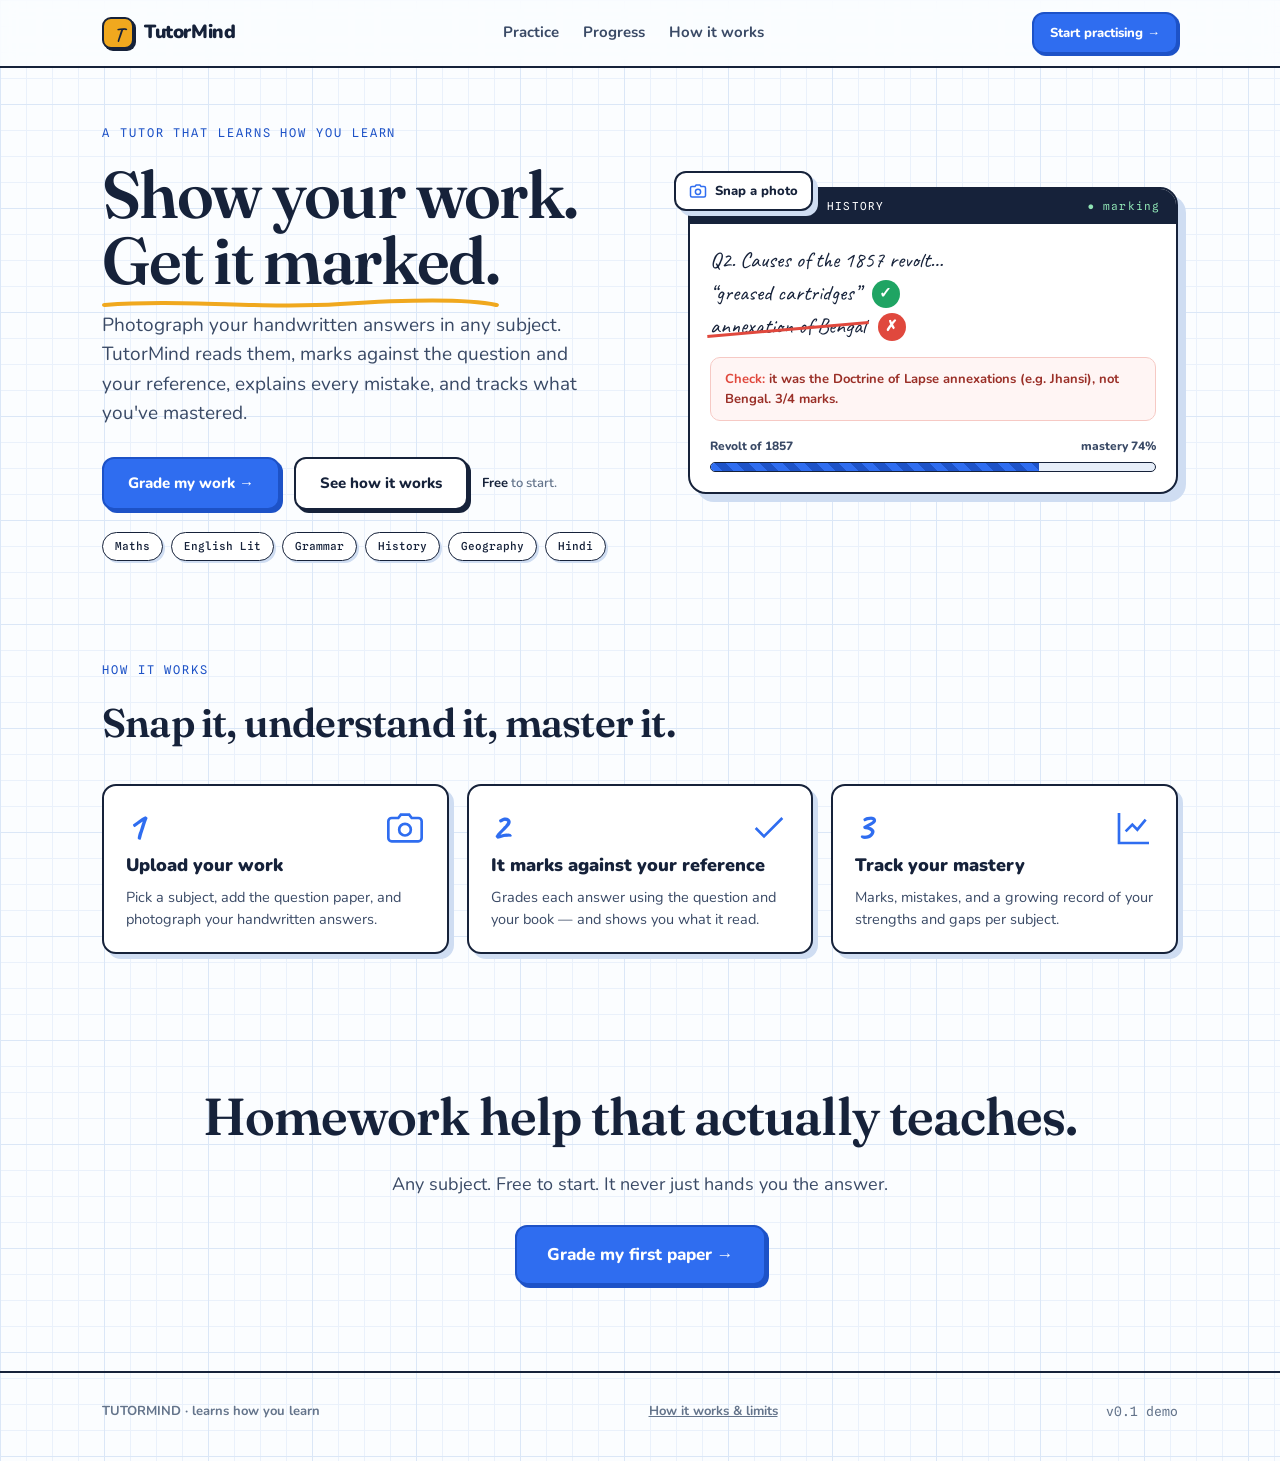
<file: index.html>
<!doctype html>
<html lang="en"><head>
<meta charset="utf-8"><meta name="viewport" content="width=device-width, initial-scale=1, viewport-fit=cover">
<title>TutorMind — grade your handwritten work</title>
<meta name="description" content="Photograph your handwritten work in any subject. Get it marked, with mistakes explained and mastery tracked.">
<link rel="preconnect" href="https://fonts.googleapis.com"><link rel="preconnect" href="https://fonts.gstatic.com" crossorigin>
<link rel="stylesheet" href="https://fonts.googleapis.com/css2?family=Fraunces:ital,opsz,wght@0,9..144,400;0,9..144,500;0,9..144,600;1,9..144,500&family=Caveat:wght@500;600;700&family=Nunito:wght@400;500;600;700;800;900&family=Spline+Sans+Mono:wght@400;500&display=swap">
<link rel="stylesheet" href="style.css">
</head><body>

<nav><div class="wrap nav-in">
  <a href="index.html"><div class="logo"><span class="mk">T</span>TutorMind</div></a>
  <div class="nav-links"><a href="practice.html">Practice</a><a href="progress.html">Progress</a><a href="how.html">How it works</a></div>
  <div class="nav-right"><a href="practice.html" class="btn btn-fill btn-sm">Start practising →</a></div>
</div></div></nav>

<header class="hero"><div class="wrap hero-grid">
  <div>
    <span class="eyebrow">A tutor that learns how you learn</span>
    <h1>Show your work. <span class="u">Get it marked.<svg viewBox="0 0 300 14" preserveAspectRatio="none"><path d="M2 8 C 60 2, 120 12, 180 7 S 280 3, 298 8" fill="none" stroke="#f0a81e" stroke-width="4" stroke-linecap="round"/></svg></span></h1>
    <p class="lead">Photograph your handwritten answers in any subject. TutorMind reads them, marks against the question and your reference, explains every mistake, and tracks what you've mastered.</p>
    <div class="cta-row">
      <a href="practice.html" class="btn btn-fill">Grade my work →</a>
      <a href="how.html" class="btn">See how it works</a>
      <span class="note"><b>Free</b> to start.</span>
    </div>
    <div class="subjects"><span>Maths</span><span>English Lit</span><span>Grammar</span><span>History</span><span>Geography</span><span>Hindi</span></div>
  </div>
  <div class="exbook">
    <div class="cam-chip"><svg viewBox="0 0 24 24" fill="none" stroke="currentColor" stroke-width="2"><path d="M14.5 4h-5L8 6H4a2 2 0 0 0-2 2v10a2 2 0 0 0 2 2h16a2 2 0 0 0 2-2V8a2 2 0 0 0-2-2h-4l-1.5-2z"/><circle cx="12" cy="13" r="3.5"/></svg>Snap a photo</div>
    <div class="card">
      <div class="top"><span>ANSWER SHEET · HISTORY</span><span class="live">● marking</span></div>
      <div class="body">
        <div class="work" style="font-size:22px;line-height:1.5">
          <div class="line">Q2. Causes of the 1857 revolt…</div>
          <div class="line">“greased cartridges” <span class="mk-ok">✓</span></div>
          <div class="line"><span class="strike">annexation of Bengal</span> <span class="mk-x">✗</span></div>
        </div>
        <div class="diag"><b>Check:</b> it was the Doctrine of Lapse annexations (e.g. Jhansi), not Bengal. 3/4 marks.</div>
        <div class="mastery"><div class="row"><span>Revolt of 1857</span><span>mastery 74%</span></div><div class="mbar"><i style="width:74%"></i></div></div>
      </div>
    </div>
  </div>
</div></header>

<section class="section"><div class="wrap">
  <span class="eyebrow">How it works</span>
  <h2 class="sec-h">Snap it, understand it, master it.</h2>
  <div class="steps">
    <div class="step"><svg class="ic" viewBox="0 0 24 24" fill="none" stroke="currentColor" stroke-width="1.6"><path d="M14.5 4h-5L8 6H4a2 2 0 0 0-2 2v10a2 2 0 0 0 2 2h16a2 2 0 0 0 2-2V8a2 2 0 0 0-2-2h-4l-1.5-2z"/><circle cx="12" cy="13" r="3.5"/></svg><div class="no">1</div><h3>Upload your work</h3><p>Pick a subject, add the question paper, and photograph your handwritten answers.</p></div>
    <div class="step"><svg class="ic" viewBox="0 0 24 24" fill="none" stroke="currentColor" stroke-width="1.6"><path d="M20 6 9 17l-5-5"/></svg><div class="no">2</div><h3>It marks against your reference</h3><p>Grades each answer using the question and your book — and shows you what it read.</p></div>
    <div class="step"><svg class="ic" viewBox="0 0 24 24" fill="none" stroke="currentColor" stroke-width="1.6"><path d="M3 3v18h18M7 14l4-4 3 3 5-6"/></svg><div class="no">3</div><h3>Track your mastery</h3><p>Marks, mistakes, and a growing record of your strengths and gaps per subject.</p></div>
  </div>
</div></section>

<section class="closer"><div class="wrap">
  <h2>Homework help that actually teaches.</h2>
  <p>Any subject. Free to start. It never just hands you the answer.</p>
  <a href="practice.html" class="btn btn-fill" style="font-size:17px;padding:15px 30px">Grade my first paper →</a>
</div></section>

<footer><div class="wrap foot-in"><span>TUTORMIND · learns how you learn</span><span><a href="how.html" style="text-decoration:underline">How it works &amp; limits</a></span><span class="mono" style="font-weight:400">v0.1 demo</span></div></footer>
</body></html>
</file>
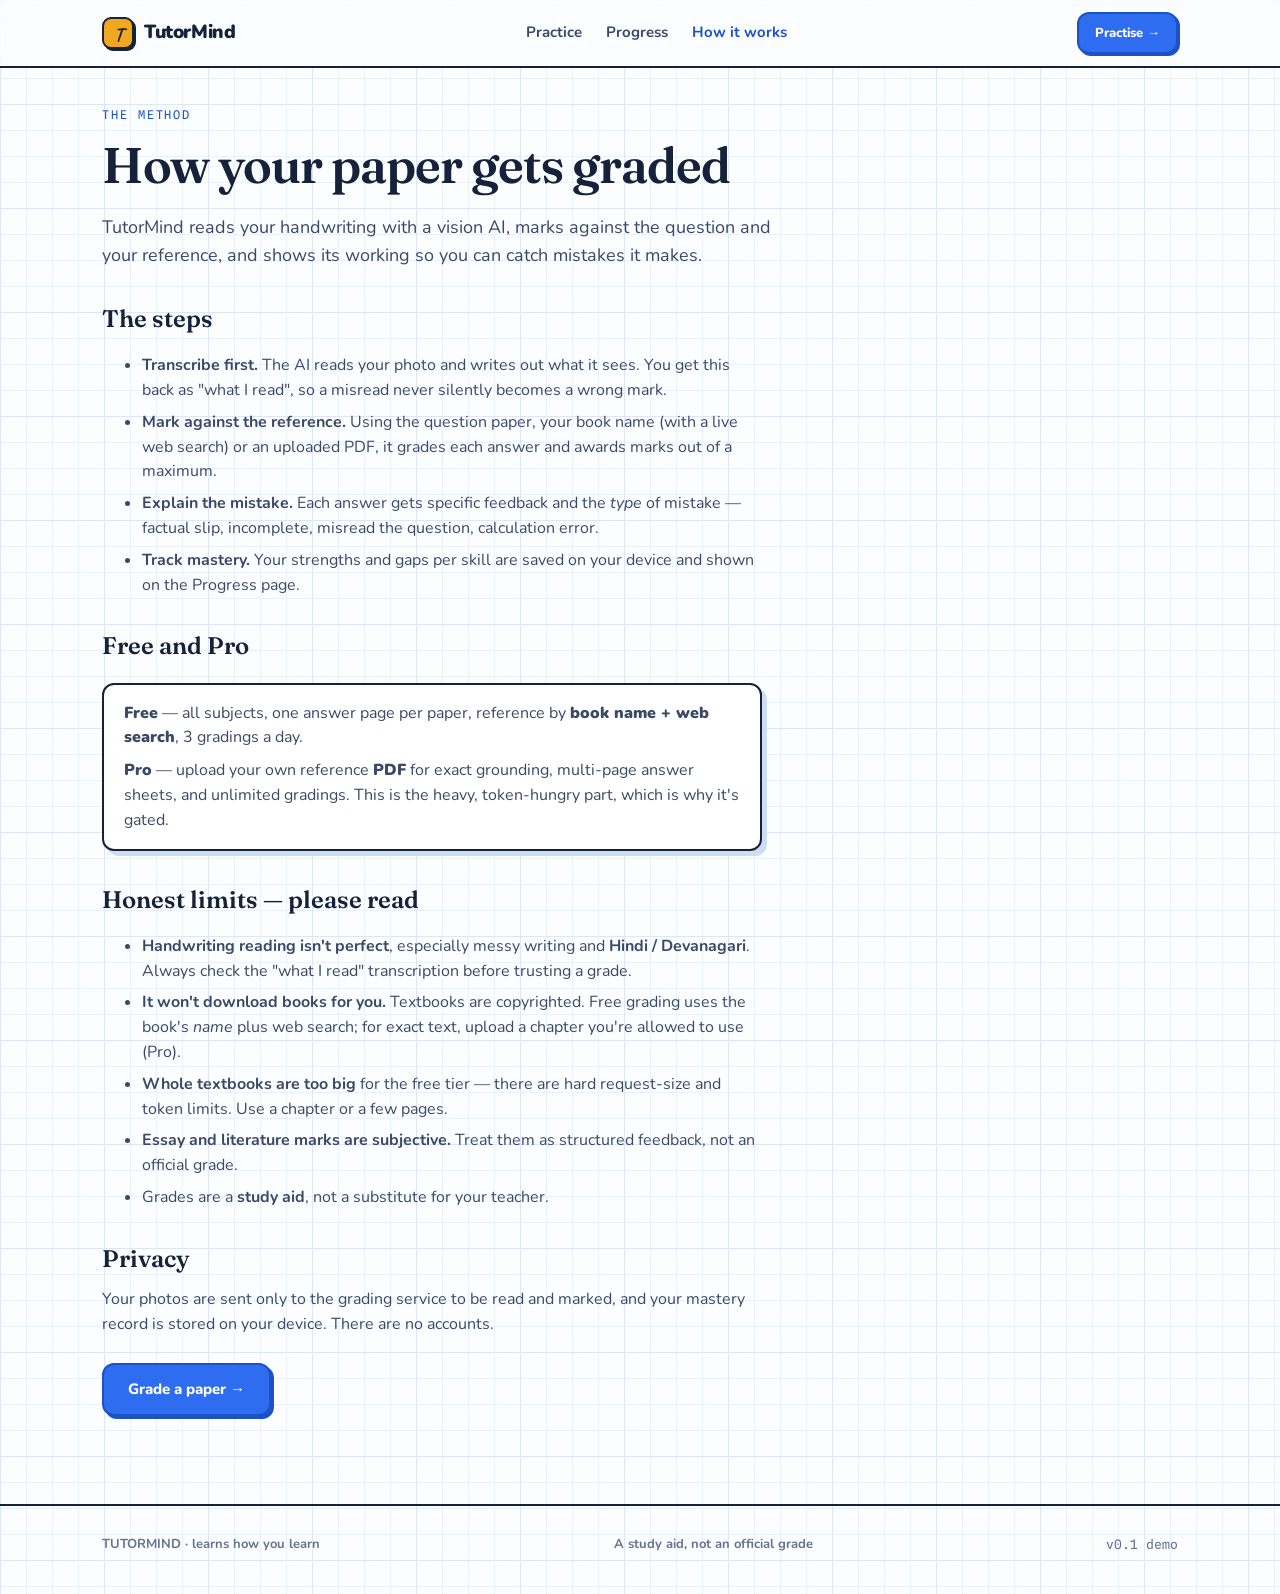
<file: how.html>
<!doctype html>
<html lang="en"><head>
<meta charset="utf-8"><meta name="viewport" content="width=device-width, initial-scale=1, viewport-fit=cover">
<title>How it works — TutorMind</title>
<meta name="description" content="How TutorMind grades handwritten work across subjects — and its honest limits.">
<link rel="preconnect" href="https://fonts.googleapis.com"><link rel="preconnect" href="https://fonts.gstatic.com" crossorigin>
<link rel="stylesheet" href="https://fonts.googleapis.com/css2?family=Fraunces:ital,opsz,wght@0,9..144,400;0,9..144,500;0,9..144,600&family=Caveat:wght@500;600;700&family=Nunito:wght@400;500;600;700;800;900&family=Spline+Sans+Mono:wght@400;500&display=swap">
<link rel="stylesheet" href="style.css">
</head><body>

<nav><div class="wrap nav-in">
  <a href="index.html"><div class="logo"><span class="mk">T</span>TutorMind</div></a>
  <div class="nav-links"><a href="practice.html">Practice</a><a href="progress.html">Progress</a><a href="how.html" class="active">How it works</a></div>
  <div class="nav-right"><a href="practice.html" class="btn btn-fill btn-sm">Practise →</a></div>
</div></nav>

<section class="page"><div class="wrap">
  <span class="eyebrow">The method</span>
  <h1>How your paper gets graded</h1>
  <p class="dek">TutorMind reads your handwriting with a vision AI, marks against the question and your reference, and shows its working so you can catch mistakes it makes.</p>

  <h2>The steps</h2>
  <ul>
    <li><b>Transcribe first.</b> The AI reads your photo and writes out what it sees. You get this back as "what I read", so a misread never silently becomes a wrong mark.</li>
    <li><b>Mark against the reference.</b> Using the question paper, your book name (with a live web search) or an uploaded PDF, it grades each answer and awards marks out of a maximum.</li>
    <li><b>Explain the mistake.</b> Each answer gets specific feedback and the <em>type</em> of mistake — factual slip, incomplete, misread the question, calculation error.</li>
    <li><b>Track mastery.</b> Your strengths and gaps per skill are saved on your device and shown on the Progress page.</li>
  </ul>

  <h2>Free and Pro</h2>
  <div class="callout">
    <p style="margin:0 0 8px"><b>Free</b> — all subjects, one answer page per paper, reference by <b>book name + web search</b>, 3 gradings a day.</p>
    <p style="margin:0"><b>Pro</b> — upload your own reference <b>PDF</b> for exact grounding, multi-page answer sheets, and unlimited gradings. This is the heavy, token-hungry part, which is why it's gated.</p>
  </div>

  <h2>Honest limits — please read</h2>
  <ul>
    <li><b>Handwriting reading isn't perfect</b>, especially messy writing and <b>Hindi / Devanagari</b>. Always check the "what I read" transcription before trusting a grade.</li>
    <li><b>It won't download books for you.</b> Textbooks are copyrighted. Free grading uses the book's <em>name</em> plus web search; for exact text, upload a chapter you're allowed to use (Pro).</li>
    <li><b>Whole textbooks are too big</b> for the free tier — there are hard request-size and token limits. Use a chapter or a few pages.</li>
    <li><b>Essay and literature marks are subjective.</b> Treat them as structured feedback, not an official grade.</li>
    <li>Grades are a <b>study aid</b>, not a substitute for your teacher.</li>
  </ul>

  <h2>Privacy</h2>
  <p>Your photos are sent only to the grading service to be read and marked, and your mastery record is stored on your device. There are no accounts.</p>

  <p style="margin-top:26px"><a href="practice.html" class="btn btn-fill">Grade a paper →</a></p>
</div></section>

<footer><div class="wrap foot-in"><span>TUTORMIND · learns how you learn</span><span>A study aid, not an official grade</span><span class="mono" style="font-weight:400">v0.1 demo</span></div></footer>
</body></html>
</file>
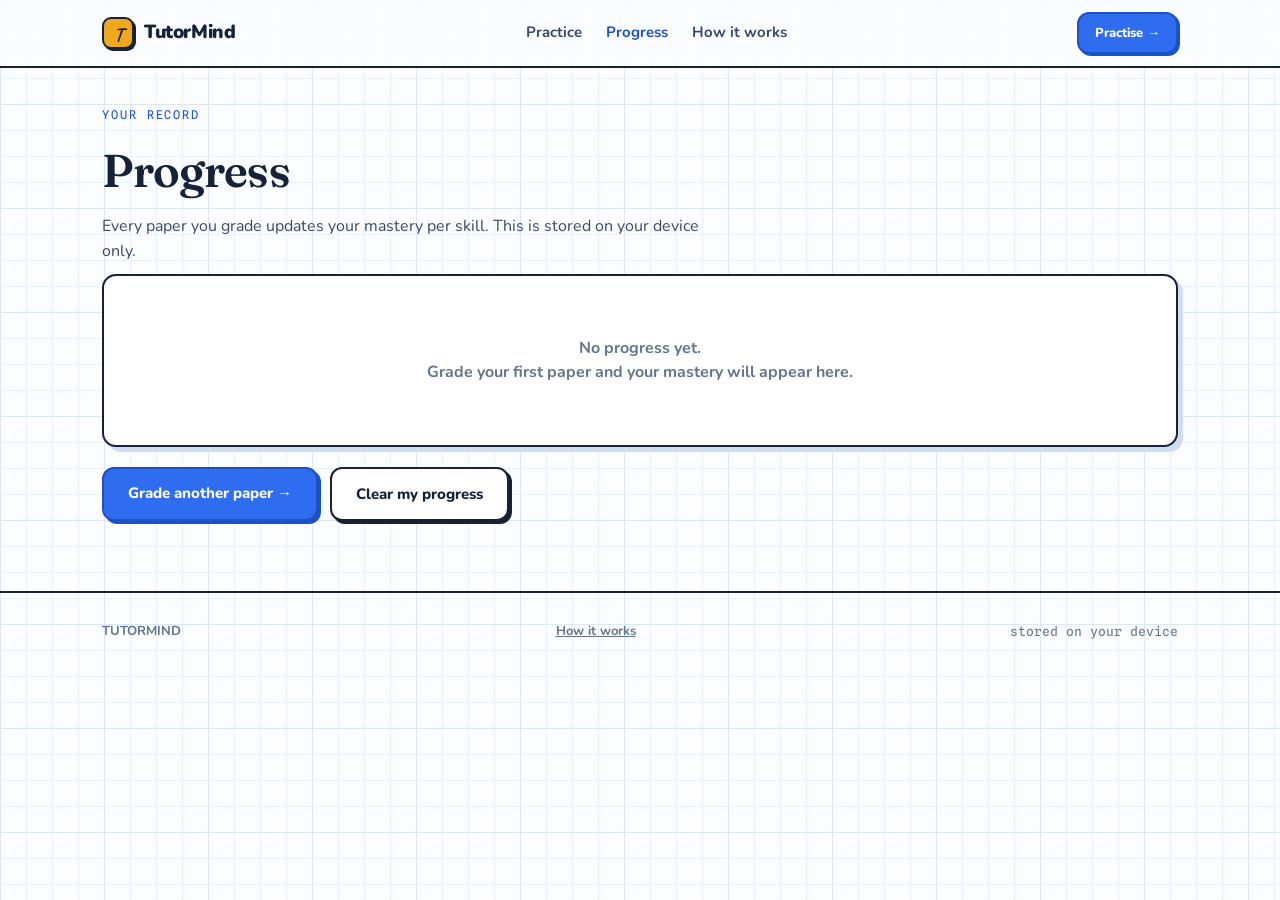
<file: progress.html>
<!doctype html>
<html lang="en"><head>
<meta charset="utf-8"><meta name="viewport" content="width=device-width, initial-scale=1, viewport-fit=cover">
<title>Progress — TutorMind</title>
<meta name="description" content="Your mastery across subjects, built from everything you've practised.">
<link rel="preconnect" href="https://fonts.googleapis.com"><link rel="preconnect" href="https://fonts.gstatic.com" crossorigin>
<link rel="stylesheet" href="https://fonts.googleapis.com/css2?family=Fraunces:ital,opsz,wght@0,9..144,400;0,9..144,500;0,9..144,600&family=Caveat:wght@500;600;700&family=Nunito:wght@400;500;600;700;800;900&family=Spline+Sans+Mono:wght@400;500&display=swap">
<link rel="stylesheet" href="style.css">
</head><body>

<nav><div class="wrap nav-in">
  <a href="index.html"><div class="logo"><span class="mk">T</span>TutorMind</div></a>
  <div class="nav-links"><a href="practice.html">Practice</a><a href="progress.html" class="active">Progress</a><a href="how.html">How it works</a></div>
  <div class="nav-right"><a href="practice.html" class="btn btn-fill btn-sm">Practise →</a></div>
</div></nav>

<header class="phead"><div class="wrap">
  <span class="eyebrow">Your record</span>
  <h1>Progress</h1>
  <p>Every paper you grade updates your mastery per skill. This is stored on your device only.</p>
</div></header>

<div class="wrap" style="padding-bottom:50px">
  <div id="progressOut"></div>
  <div style="margin-top:20px;display:flex;gap:12px;flex-wrap:wrap">
    <a href="practice.html" class="btn btn-fill">Grade another paper →</a>
    <button class="btn" id="clearBtn">Clear my progress</button>
  </div>
</div>

<footer><div class="wrap foot-in"><span>TUTORMIND</span><span><a href="how.html" style="text-decoration:underline">How it works</a></span><span class="mono" style="font-weight:400">stored on your device</span></div></footer>

<script>
var $=function(id){return document.getElementById(id);};
function esc(s){return String(s==null?"":s).replace(/[&<>]/g,function(c){return {'&':'&amp;','<':'&lt;','>':'&gt;'}[c];});}
function load(){try{return JSON.parse(localStorage.getItem("tm_mastery")||"{}")}catch(e){return {}}}
function render(){
  var m=load(),subjects=Object.keys(m),out=$("progressOut");
  if(!subjects.length){out.innerHTML='<div class="subjcard"><div class="empty">No progress yet.<br>Grade your first paper and your mastery will appear here.</div></div>';return;}
  out.innerHTML=subjects.map(function(subj){
    var skills=m[subj],names=Object.keys(skills);
    var avg=Math.round(names.reduce(function(a,n){return a+skills[n];},0)/names.length);
    var grade=avg>=85?"A":avg>=70?"B":avg>=55?"C":avg>=40?"D":"E";
    var rows=names.sort(function(a,b){return skills[b]-skills[a];}).map(function(n){
      return '<div class="skill-row"><span class="nm">'+esc(n)+'</span><span class="pbar"><i style="width:'+skills[n]+'%"></i></span><span class="pv">'+skills[n]+'%</span></div>';
    }).join("");
    return '<div class="subjcard"><div class="sh"><h3>'+esc(subj)+'</h3><span class="avg">'+grade+'</span></div>'+rows+'</div>';
  }).join("");
}
$("clearBtn").onclick=function(){ try{localStorage.removeItem("tm_mastery");}catch(e){} render(); };
render();
</script>
</body></html>
</file>
<file: style.css>
/* TutorMind — Graph Paper, shared across all pages */
:root{
  --ink:#16223a; --ink-2:#3a4a66; --muted:#64748b; --paper:#fbfdff; --grid:#dbe7f7; --grid-2:#eaf1fb;
  --card:#ffffff; --blue:#2f6df0; --blue-d:#1d52c7; --red:#e0483d; --green:#1fa463; --amber:#f0a81e; --purple:#7c4bff;
  --shadow:5px 5px 0 #cfddf2; --shadow-lg:8px 8px 0 #cfddf2; --r:14px; --maxw:1120px;
  color-scheme:light;
}
*{box-sizing:border-box}
html{scroll-behavior:smooth}
body{margin:0;color:var(--ink);font-family:Nunito,system-ui,sans-serif;line-height:1.55;-webkit-font-smoothing:antialiased;overflow-x:hidden;
  background-color:var(--paper);
  background-image:linear-gradient(var(--grid) 1px,transparent 1px),linear-gradient(90deg,var(--grid) 1px,transparent 1px),linear-gradient(var(--grid-2) 1px,transparent 1px),linear-gradient(90deg,var(--grid-2) 1px,transparent 1px);
  background-size:104px 104px,104px 104px,26px 26px,26px 26px;}
[hidden]{display:none!important}
a{color:inherit;text-decoration:none}
button{font-family:inherit}
.wrap{max-width:var(--maxw);margin:0 auto;padding-inline:22px}
.hand{font-family:Caveat,cursive}
.mono{font-family:Spline Sans Mono,monospace}
.eyebrow{font-family:Spline Sans Mono,monospace;font-size:12px;letter-spacing:.16em;text-transform:uppercase;color:var(--blue-d)}
.btn{font-family:Nunito;font-weight:800;font-size:15px;border-radius:12px;padding:13px 24px;cursor:pointer;border:2px solid var(--ink);display:inline-flex;align-items:center;gap:9px;transition:transform .14s,box-shadow .24s,background .2s;background:var(--card);color:var(--ink);box-shadow:3px 3px 0 var(--ink)}
.btn:hover{transform:translate(-1px,-1px);box-shadow:5px 5px 0 var(--ink)}
.btn:disabled{opacity:.5;cursor:not-allowed;transform:none;box-shadow:3px 3px 0 var(--ink)}
.btn-fill{background:var(--blue);color:#fff;border-color:var(--blue-d);box-shadow:3px 3px 0 var(--blue-d)}
.btn-fill:hover{box-shadow:5px 5px 0 var(--blue-d)}
.btn-sm{font-size:13px;padding:9px 16px;box-shadow:2px 2px 0 var(--ink)}
.btn-sm:hover{box-shadow:4px 4px 0 var(--ink)}
.btn-fill.btn-sm{box-shadow:2px 2px 0 var(--blue-d)}.btn-fill.btn-sm:hover{box-shadow:4px 4px 0 var(--blue-d)}

/* nav */
nav{position:sticky;top:0;z-index:40;background:rgba(251,253,255,.84);backdrop-filter:blur(8px);border-bottom:2px solid var(--ink)}
.nav-in{display:flex;align-items:center;justify-content:space-between;height:66px;gap:12px}
.logo{display:flex;align-items:center;gap:10px;font-weight:900;font-size:19px;letter-spacing:-.02em;cursor:pointer}
.logo .mk{width:32px;height:32px;border:2px solid var(--ink);border-radius:9px;background:var(--amber);display:grid;place-items:center;font-family:Caveat;font-weight:700;font-size:20px;box-shadow:2px 2px 0 var(--ink)}
.nav-links{display:flex;gap:24px;font-size:15px;font-weight:700;color:var(--ink-2)}
.nav-links a{cursor:pointer}.nav-links a:hover,.nav-links a.active{color:var(--blue-d)}
.nav-right{display:flex;align-items:center;gap:10px}
@media(max-width:820px){.nav-links{display:none}}
.pro-pill{font-family:Spline Sans Mono,monospace;font-size:11px;font-weight:700;background:var(--amber);color:#5a3d00;border:2px solid var(--ink);border-radius:999px;padding:4px 11px}

/* hero */
.hero{padding-block:52px 40px}
.hero-grid{display:grid;grid-template-columns:1.05fr .95fr;gap:44px;align-items:center}
@media(max-width:880px){.hero-grid{grid-template-columns:1fr;gap:28px}}
.hero h1{font-family:Fraunces,serif;font-weight:600;font-size:clamp(38px,6.2vw,66px);line-height:1.0;letter-spacing:-.025em;margin:16px 0 18px;text-wrap:balance}
.hero h1 .u{position:relative;white-space:nowrap}
.hero h1 .u svg{position:absolute;left:0;right:0;bottom:-10px;width:100%;height:14px}
.hero .lead{font-size:clamp(16px,2vw,19px);color:var(--ink-2);max-width:44ch;margin:0 0 28px}
.cta-row{display:flex;gap:14px;flex-wrap:wrap;align-items:center}
.cta-row .note{font-size:13px;color:var(--muted);font-weight:600}.cta-row .note b{color:var(--ink)}
.subjects{display:flex;gap:8px;flex-wrap:wrap;margin-top:22px}
.subjects span{font-family:Spline Sans Mono,monospace;font-size:11px;font-weight:500;background:var(--card);border:1.5px solid var(--ink);border-radius:999px;padding:5px 12px;box-shadow:2px 2px 0 #cfddf2}

.exbook{position:relative}
.cam-chip{position:absolute;top:-16px;left:-14px;z-index:3;background:var(--card);border:2px solid var(--ink);border-radius:12px;padding:8px 13px;display:flex;align-items:center;gap:8px;font-weight:800;font-size:13px;box-shadow:var(--shadow);animation:floaty 4s ease-in-out infinite}
.cam-chip svg{width:18px;height:18px;color:var(--blue)}
@keyframes floaty{50%{transform:translateY(-7px)}}
.card{background:var(--card);border:2px solid var(--ink);border-radius:18px;box-shadow:var(--shadow-lg);overflow:hidden}
.card .top{background:var(--ink);color:#fff;padding:9px 16px;font-family:Spline Sans Mono,monospace;font-size:11px;letter-spacing:.1em;display:flex;justify-content:space-between;align-items:center}
.card .top .live{color:#8fe3b4}
.card .body{padding:20px}
.work{font-family:Caveat;font-size:30px;line-height:1.55;color:var(--ink)}
.work .line{display:flex;align-items:center;gap:12px}
.mk-x,.mk-ok{display:inline-grid;place-items:center;width:28px;height:28px;border-radius:50%;color:#fff;font-weight:900;font-size:15px;font-family:Nunito;flex:0 0 auto}
.mk-x{background:var(--red)}.mk-ok{background:var(--green)}
.strike{position:relative}
.strike::after{content:"";position:absolute;left:-3px;right:-3px;top:54%;height:2.5px;background:var(--red);transform:rotate(-5deg)}
.diag{margin-top:14px;background:#fff5f4;border:1.5px solid #f6c9c4;border-radius:10px;padding:11px 14px;font-weight:700;font-size:13px;color:#9a2f27}.diag b{color:var(--red)}
.mastery{margin-top:16px}.mastery .row{display:flex;justify-content:space-between;font-size:12px;font-weight:800;color:var(--ink-2);margin-bottom:6px}
.mbar{height:10px;background:#e7eef9;border-radius:99px;overflow:hidden;border:1.5px solid var(--ink)}
.mbar i{display:block;height:100%;background:repeating-linear-gradient(45deg,var(--blue),var(--blue) 8px,var(--blue-d) 8px,var(--blue-d) 16px)}

.section{padding-block:56px}
.sec-h{font-family:Fraunces,serif;font-weight:600;font-size:clamp(26px,4vw,40px);letter-spacing:-.02em;margin:10px 0 30px;text-wrap:balance}
.steps{display:grid;grid-template-columns:repeat(3,1fr);gap:18px}
@media(max-width:760px){.steps{grid-template-columns:1fr}}
.step{background:var(--card);border:2px solid var(--ink);border-radius:var(--r);padding:22px;box-shadow:var(--shadow)}
.step .no{font-family:Caveat;font-size:40px;font-weight:700;color:var(--blue);line-height:.9}
.step h3{font-size:18px;font-weight:900;margin:8px 0 6px}.step p{font-size:14.5px;color:var(--ink-2);margin:0}
.step .ic{float:right;width:40px;height:40px;color:var(--blue)}

.closer{text-align:center;padding-block:66px}
.closer h2{font-family:Fraunces,serif;font-weight:600;font-size:clamp(30px,5vw,52px);letter-spacing:-.02em;margin:0 0 14px;text-wrap:balance}
.closer p{font-size:18px;color:var(--ink-2);margin:0 0 26px}

footer{border-top:2px solid var(--ink);padding-block:28px 40px;margin-top:20px}
.foot-in{display:flex;justify-content:space-between;gap:16px;flex-wrap:wrap;font-weight:700;font-size:13px;color:var(--muted)}

/* ===== practice page ===== */
.phead{padding-block:34px 10px}
.phead h1{font-family:Fraunces,serif;font-weight:600;font-size:clamp(28px,4.6vw,46px);letter-spacing:-.02em;margin:8px 0 8px}
.phead p{font-size:16px;color:var(--ink-2);margin:0;max-width:62ch}
.pgrid{display:grid;grid-template-columns:1fr 1fr;gap:18px;margin-top:22px}
@media(max-width:820px){.pgrid{grid-template-columns:1fr}}
.block{background:var(--card);border:2px solid var(--ink);border-radius:var(--r);padding:20px;box-shadow:var(--shadow)}
.block h3{margin:0 0 4px;font-size:16px;font-weight:900;display:flex;align-items:center;gap:8px}
.block .sub{font-size:12.5px;color:var(--muted);margin:0 0 14px;font-weight:600}
.block .step-n{font-family:Caveat;font-size:26px;color:var(--blue);font-weight:700}
.lockbadge{font-family:Spline Sans Mono,monospace;font-size:10px;font-weight:700;background:#efe6ff;color:#5a3dab;border:1.5px solid var(--purple);border-radius:999px;padding:2px 9px;margin-left:auto}
.subjrow{display:flex;gap:8px;flex-wrap:wrap}
.subjrow button{font-weight:800;font-size:13px;border:2px solid var(--ink);background:var(--card);border-radius:10px;padding:9px 14px;cursor:pointer;box-shadow:2px 2px 0 #cfddf2}
.subjrow button.on{background:var(--blue);color:#fff;border-color:var(--blue-d);box-shadow:2px 2px 0 var(--blue-d)}
.inp{width:100%;border:2px solid var(--ink);border-radius:10px;padding:11px 13px;font-size:15px;font-family:Nunito;color:var(--ink);background:#fff}
.inp:focus{outline:none;border-color:var(--blue)}
textarea.inp{resize:vertical;min-height:52px}
.drop{border:2px dashed var(--ink);border-radius:12px;padding:20px;text-align:center;cursor:pointer;transition:.15s;background:#f7fafe}
.drop:hover,.drop.drag{border-color:var(--blue);background:#eef5ff}
.drop svg{width:28px;height:28px;color:var(--blue)}
.drop h4{margin:6px 0 2px;font-weight:900;font-size:14px}.drop p{margin:0;font-size:12px;color:var(--muted)}
.thumbs{display:flex;gap:8px;flex-wrap:wrap;margin-top:12px}
.thumb{position:relative;width:70px;height:70px;border:2px solid var(--ink);border-radius:8px;overflow:hidden;box-shadow:2px 2px 0 #cfddf2}
.thumb img{width:100%;height:100%;object-fit:cover}
.thumb button{position:absolute;top:-6px;right:-6px;width:20px;height:20px;border-radius:50%;background:var(--red);color:#fff;border:2px solid #fff;font-size:11px;font-weight:900;cursor:pointer;line-height:1;padding:0}
.refmode{display:flex;gap:8px;margin-bottom:12px}
.refmode button{flex:1;font-weight:800;font-size:13px;border:2px solid var(--ink);background:var(--card);border-radius:10px;padding:9px;cursor:pointer}
.refmode button.on{background:var(--ink);color:#fff}
.gobar{margin-top:20px;display:flex;align-items:center;gap:14px;flex-wrap:wrap}
.usep{font-family:Spline Sans Mono,monospace;font-size:12px;color:var(--muted);font-weight:700}
.msg{margin-top:14px;border:2px solid var(--ink);border-radius:12px;padding:12px 16px;font-size:13.5px;font-weight:700;background:#fffbea;color:#7a5a12}
.msg.err{background:#fff0ef;color:#9a2f27;border-color:#f6c9c4}
.notice-small{font-size:12px;color:var(--muted);margin-top:8px;line-height:1.5}

/* result */
.result{padding-block:30px 60px}
.scorecard{background:var(--card);border:2px solid var(--ink);border-radius:18px;box-shadow:var(--shadow-lg);overflow:hidden;margin-bottom:18px}
.scorecard .sc-top{display:grid;grid-template-columns:auto 1fr;gap:20px;padding:22px 24px;align-items:center;border-bottom:2px solid var(--ink);background:#f3f8ff}
.bigscore{text-align:center}.bigscore .g{font-family:Fraunces,serif;font-size:60px;font-weight:600;color:var(--blue);line-height:1}.bigscore .l{font-weight:800;color:var(--ink-2);font-size:13px}
.sc-meta h2{margin:0 0 4px;font-family:Fraunces,serif;font-weight:600;font-size:24px}
.sc-meta .pts{font-weight:800;font-size:15px;color:var(--ink-2)}
.sc-meta .pts b{color:var(--green)}
.transcription{padding:16px 24px;border-bottom:2px dashed var(--grid);font-family:Caveat;font-size:21px;color:var(--ink-2);background:#fffef8}
.transcription .tl{font-family:Spline Sans Mono,monospace;font-size:10px;letter-spacing:.14em;text-transform:uppercase;color:var(--muted);margin-bottom:6px}
.qitem{padding:18px 24px;border-bottom:1px solid var(--grid)}
.qitem:last-child{border-bottom:none}
.qitem .qh{display:flex;align-items:center;gap:12px;margin-bottom:8px}
.qitem .qn{font-weight:900;font-size:15px}
.qitem .marks{margin-left:auto;font-family:Spline Sans Mono,monospace;font-weight:700;font-size:14px;padding:3px 11px;border-radius:999px;border:2px solid}
.marks.full{color:var(--green);border-color:var(--green);background:#eafaf1}
.marks.part{color:var(--amber);border-color:var(--amber);background:#fff8e8}
.marks.zero{color:var(--red);border-color:var(--red);background:#fff0ef}
.qitem .ya{font-size:14px;color:var(--muted);margin:0 0 8px;font-style:italic}
.qitem .fb{font-size:14.5px;color:var(--ink-2);margin:0 0 6px;line-height:1.55}
.qitem .mt{display:inline-block;font-weight:800;font-size:12px;color:#9a2f27;background:#fff0ef;border:1.5px solid #f6c9c4;border-radius:8px;padding:4px 10px}
.verifybox{background:#eef5ff;border:2px solid var(--blue);border-radius:12px;padding:12px 16px;margin-bottom:18px;font-size:13.5px;font-weight:700;color:var(--blue-d)}
.loadwrap{text-align:center;padding:40px 0}
.pencil{font-size:34px;animation:wob 1.2s ease-in-out infinite}
@keyframes wob{0%,100%{transform:rotate(-8deg)}50%{transform:rotate(8deg)}}
.loadwrap .lt{font-family:Spline Sans Mono,monospace;font-size:13px;color:var(--blue-d);font-weight:700;margin-top:10px}
.trace{max-width:420px;margin:14px auto 0;text-align:left;font-family:Spline Sans Mono,monospace;font-size:12px;color:var(--muted)}
.trace .ln{padding:4px 0}.trace .ln.on{color:var(--ink)}

/* progress page */
.subjcard{background:var(--card);border:2px solid var(--ink);border-radius:var(--r);box-shadow:var(--shadow);padding:20px;margin-bottom:16px}
.subjcard .sh{display:flex;align-items:center;justify-content:space-between;margin-bottom:12px}
.subjcard .sh h3{margin:0;font-size:18px;font-weight:900}
.subjcard .avg{font-family:Fraunces,serif;font-size:30px;color:var(--blue);font-weight:600}
.skill-row{display:flex;align-items:center;gap:12px;padding:9px 0;border-bottom:1.5px dashed var(--grid)}
.skill-row:last-child{border-bottom:none}
.skill-row .nm{font-weight:800;font-size:14px;flex:1}
.skill-row .pbar{width:140px;height:9px;background:#e7eef9;border-radius:99px;border:1.5px solid var(--ink);overflow:hidden}
.skill-row .pbar i{display:block;height:100%;background:var(--blue)}
.skill-row .pv{font-family:Spline Sans Mono,monospace;font-size:12px;font-weight:700;color:var(--ink-2);width:38px;text-align:right}
.empty{text-align:center;color:var(--muted);font-weight:700;padding:40px 0}

/* page content */
.page{padding-block:34px 56px}
.page h1{font-family:Fraunces,serif;font-weight:600;font-size:clamp(30px,5vw,50px);letter-spacing:-.02em;margin:0 0 10px}
.page .dek{font-size:18px;color:var(--ink-2);max-width:62ch;margin:0 0 26px}
.page h2{font-family:Fraunces,serif;font-weight:600;font-size:24px;margin:30px 0 10px}
.page p{font-size:16px;color:var(--ink-2);max-width:66ch;margin:0 0 12px}
.page ul{max-width:66ch;color:var(--ink-2);font-size:16px}.page li{margin-bottom:7px}
.callout{border:2px solid var(--ink);background:var(--card);border-radius:12px;padding:16px 20px;margin:18px 0;max-width:66ch;box-shadow:var(--shadow)}
.callout b{font-weight:900}

/* modal */
.overlay{position:fixed;inset:0;z-index:100;background:rgba(22,34,58,.5);display:grid;place-items:center;padding:20px}
.umodal{width:min(430px,100%);background:var(--card);border:2px solid var(--ink);border-radius:18px;box-shadow:var(--shadow-lg);padding:26px;text-align:center}
.umodal h3{margin:0 0 6px;font-family:Fraunces,serif;font-weight:600;font-size:22px}
.umodal p{margin:0 0 16px;color:var(--ink-2);font-size:14px}
.umodal input{width:100%;border:2px solid var(--ink);border-radius:10px;padding:12px;font-size:15px;text-align:center;font-family:Spline Sans Mono,monospace;margin-bottom:10px}
.umodal .err{min-height:18px;font-size:13px;font-weight:700;color:var(--red);margin-bottom:8px}

@media (prefers-reduced-motion:reduce){*{animation:none!important}html{scroll-behavior:auto}}
</file>
